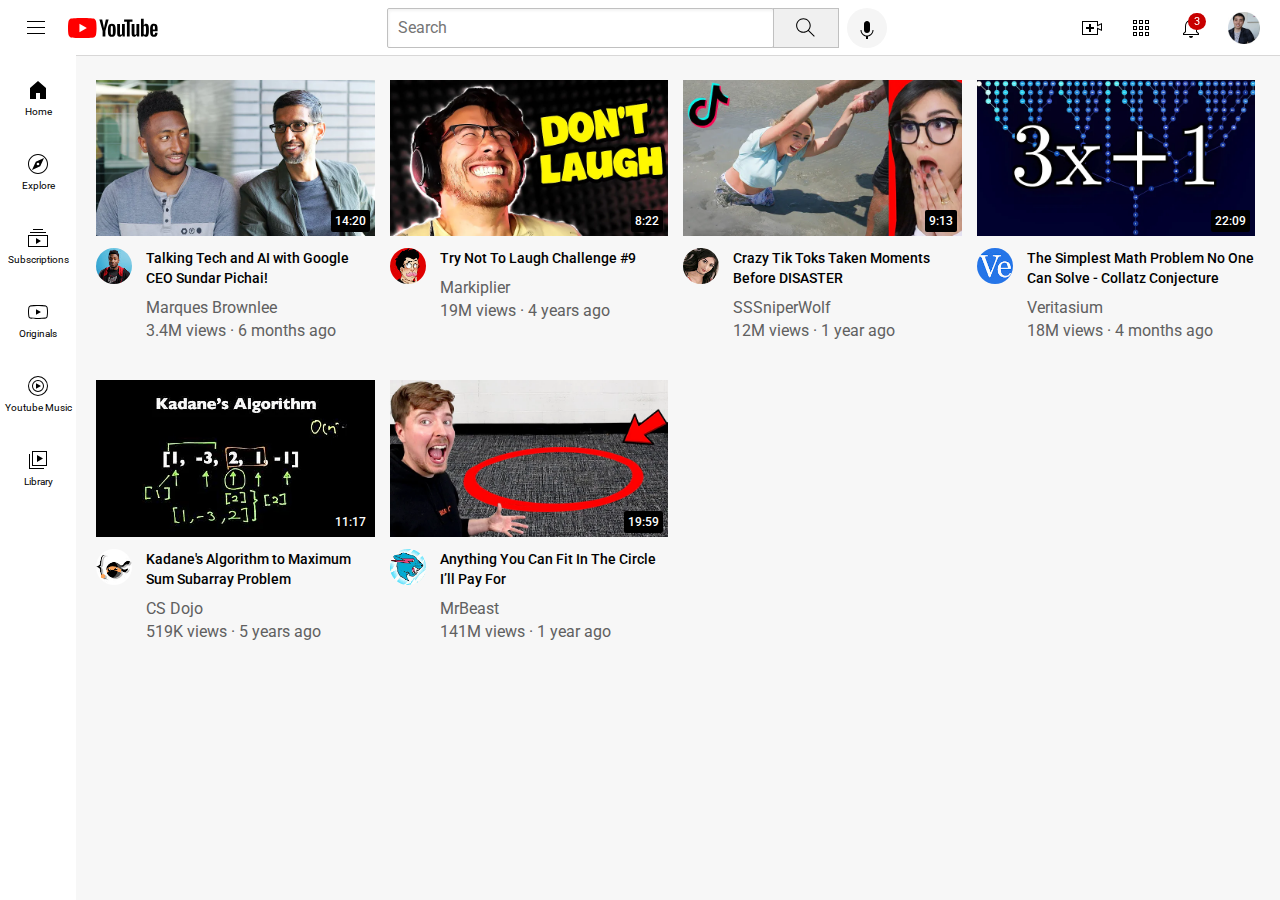
<file: index.html>
<!DOCTYPE html>
<html>
  <head>
    <title>
      youtube.com
    </title>
    <link rel="preconnect" href="https://fonts.googleapis.com">
    <link rel="preconnect" href="https://fonts.gstatic.com" crossorigin>
    <link href="https://fonts.googleapis.com/css2?family=Roboto:wght@400;500;700&display=swap" rel="stylesheet">
    <link rel="stylesheet" href="styles/general.css">
    <link rel="stylesheet" href="styles/header.css">
    <link rel="stylesheet" href="styles/video.css">
    <link rel="stylesheet" href="styles/sidebar.css">
    
  </head>
  <body>
    <header class="header"><!--this div represents header for youtube-->
      <div class="left-sec">
        <img class="hamburger-menu" src="icons/hamburger-menu.svg">
        <img class="youtube-logo" src="icons/youtube-logo.svg">
      </div>
      <div class="mid-sec">
      <input class="search-bar" type="text" placeholder="Search">
        <button class="search-button">
          <img class="search-icon" src="icons/search.svg";>
          <div class="tooltip">Search</div>
        </button>
        <!--put position absloute inside position relative-->

        <button class="voice-search-button">
          <img class="voice-search-icon" src="icons/voice-search-icon.svg";>
          <div class="tooltip">Search with your voice</div>
        </button>
    </div>
      <div class="right-sec">
        <div class="upload-icon-container">
        <img class="upload-icon" src="icons/upload.svg">
        <div class="tooltip">Create</div></div>
        <div class="youtube-app-icon-container">
        <img class="youtube-apps-icon" src="icons/youtube-apps.svg">
        <div class="tooltip">YouTube apps </div></div>
        <div class="notifications-icon-container">
          <img class="notifications-icon" src="icons/notifications.svg">
          <div class="notifications-count">3</div>
          <div class="tooltip">YouTube apps </div>
        </div>
        
        <img class="current-user-pic" src="channel-pictures/my-channel.jpeg">
      </div>
      
    </header>
    <nav class="sidebar">
      <div class="sidebar-link">
      <img src="icons/home.svg">
      <div>Home</div>
    </div>
      <div class="sidebar-link">
      <img src="icons/explore.svg">
      <div>Explore</div>
    </div>
      <div class="sidebar-link">
      <img src="icons/subscriptions.svg">
      <div>Subscriptions</div>
    </div>
      <div class="sidebar-link">
      <img src="icons/originals.svg">
      <div>Originals</div>
    </div>
      <div class="sidebar-link">
      <img src="icons/youtube-music.svg">
      <div>Youtube Music</div>
    </div>
      <div class="sidebar-link">
      <img src="icons/library.svg">
      <div>Library</div>
      </div>  
    </nav>
    
    <main>
      <section class="video-grid">
        <div class="video-preview"><!--create a different division for different vertical layput-->
         <div class="thumbnail-row">
          <a href="https://www.youtube.com/watch?v=r3z54SZsLsA">
          <img class="thumbnail" src="thumbnails/thumbnail-1.webp"><!--load image-->
        </a>
          <div class="video-time">14:20</div>
      </div>
      <div class="video-info-grid">
        <div class="channel-picture">
         <img class="profile-picture" src="channel-pictures/channel-1.jpeg">
        </div>
        <div class="video-info">
          <p class="video-title">
            Talking Tech and AI with Google CEO Sundar Pichai!
          </p>
          <p class="video-author">
            Marques Brownlee
          </p>
          <p class="video-stats">
            3.4M views &#183; 6 months ago
          </p>
        </div>  
      </div>
    </div>
      <div class="video-preview">
        <div class="thumbnail-row" >
          <a href="https://www.youtube.com/watch?v=r3z54SZsLsA">
        <img class="thumbnail" src="thumbnails/thumbnail-2.webp"><!--load image-->
        </a>
        <div class="video-time">8:22</div>
      </div >
      <div class="video-info-grid">
   
        <div class="channel-picture">
         <img class="profile-picture" src="channel-pictures/channel-2.jpeg">
        </div>
        <div class="video-info">
      <p class="video-title">
        Try Not To Laugh Challenge #9
      </p>
      <p class="video-author">
        Markiplier
      </p>
      <p class="video-stats">
        19M views &#183; 4 years ago
      </p>
      </div>
      </div>
      </div>
      <div class="video-preview">
        <div class="thumbnail-row" >
          <a href="https://www.youtube.com/watch?v=r3z54SZsLsA">
        <img class="thumbnail" src="thumbnails/thumbnail-3.webp"><!--load image-->
        </a>
        <div class="video-time">9:13</div>
      </div >
      <div class="video-info-grid">
   
        <div class="channel-picture">
         <img class="profile-picture" src="channel-pictures/channel-3.jpeg">
        </div>
        <div class="video-info">
      <p class="video-title">
        
  Crazy Tik Toks Taken Moments Before DISASTER
      </p>
      <p class="video-author">
        SSSniperWolf
      </p>
      <p class="video-stats">
        12M views &#183; 1 year ago
      </p>
      </div>
      </div>
      </div>
  
      <div class="video-preview">
        <div class="thumbnail-row" >
        <img class="thumbnail" src="thumbnails/thumbnail-4.webp"><!--load image-->
        <div class="video-time">22:09</div>
      </div >
      <div class="video-info-grid">
   
        <div class="channel-picture">
         <img class="profile-picture" src="channel-pictures/channel-4.jpeg">
        </div>
        <div class="video-info">
      <p class="video-title">
        
  The Simplest Math Problem No One Can Solve - Collatz Conjecture
      </p>
      <p class="video-author">
        Veritasium
      </p>
      <p class="video-stats">
        18M views &#183; 4 months ago
      </p>
      </div>
      </div>
      </div>
      <div class="video-preview">
        <div class="thumbnail-row" >
        <img class="thumbnail" src="thumbnails/thumbnail-5.webp"><!--load image-->
        <div class="video-time">11:17</div>
      </div >
      <div class="video-info-grid">
   
        <div class="channel-picture">
         <img class="profile-picture" src="channel-pictures/channel-5.jpeg">
        </div>
        <div class="video-info">
      <p class="video-title">
        Kadane's Algorithm to Maximum Sum Subarray Problem
      </p>
      <p class="video-author">
        CS Dojo
      </p>
      <p class="video-stats">
        519K views &#183; 5 years ago
      </p>
      </div>
      </div>
      </div>
  
  
      <div class="video-preview">
        <div class="thumbnail-row" >
        <img class="thumbnail" src="thumbnails/thumbnail-6.webp"><!--load image-->
        <div class="video-time">19:59</div>
      </div >
      <div class="video-info-grid">
   
        <div class="channel-picture">
         <img class="profile-picture" src="channel-pictures/channel-6.jpeg">
        </div>
        <div class="video-info">
      <p class="video-title">
   
  Anything You Can Fit In The Circle I’ll Pay For
      </p>
      <p class="video-author">
        MrBeast
      </p>
      <p class="video-stats">
        141M views &#183; 1 year ago
      </p>
      </div>
      </div>
    </section>
    </main>
    
   
  </body>
</html>
</file>
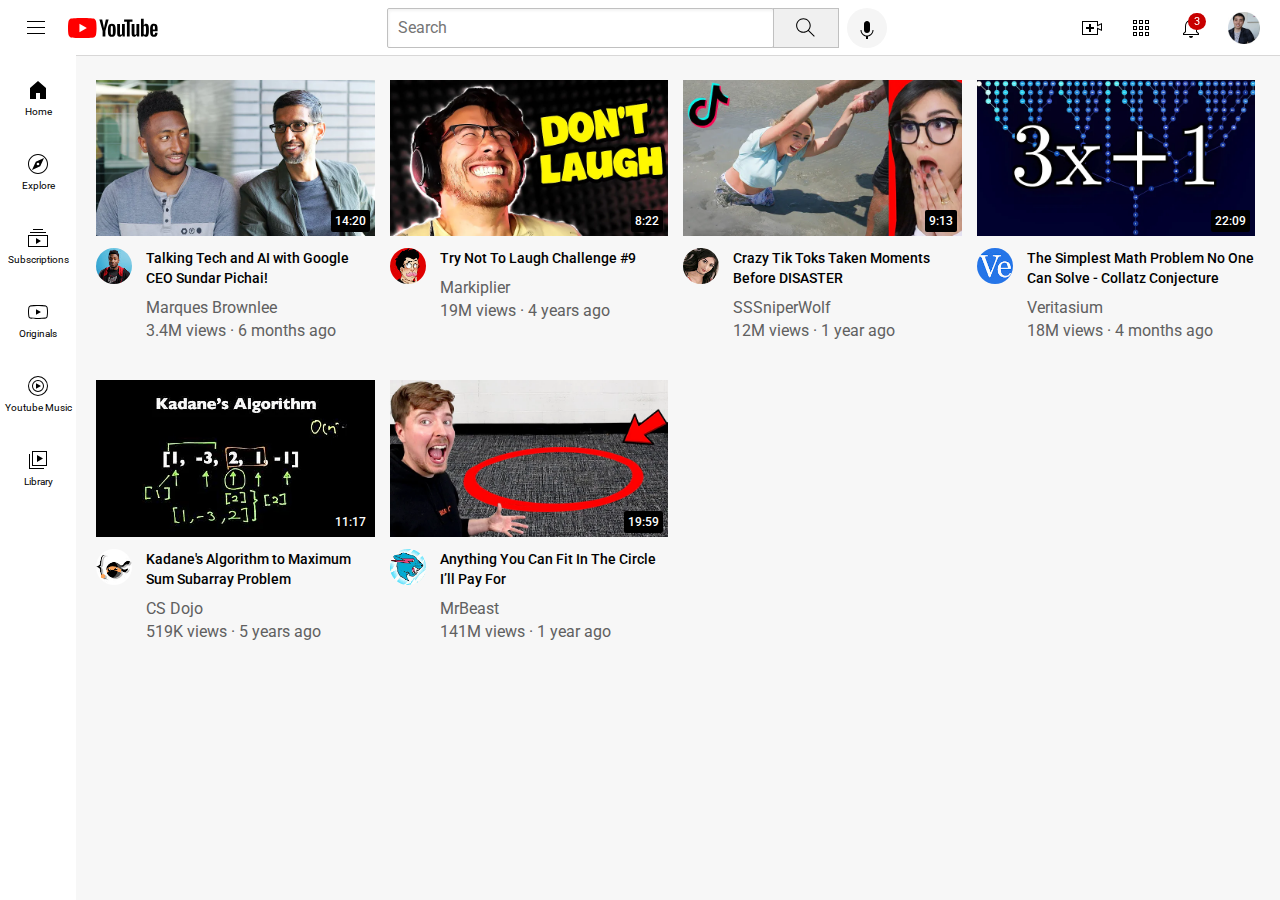
<file: youtube.html>
<!DOCTYPE html>
<html>
  <head>
    <title>
      youtube.com
    </title>
    <link rel="preconnect" href="https://fonts.googleapis.com">
    <link rel="preconnect" href="https://fonts.gstatic.com" crossorigin>
    <link href="https://fonts.googleapis.com/css2?family=Roboto:wght@400;500;700&display=swap" rel="stylesheet">
    <link rel="stylesheet" href="styles/general.css">
    <link rel="stylesheet" href="styles/header.css">
    <link rel="stylesheet" href="styles/video.css">
    <link rel="stylesheet" href="styles/sidebar.css">
    
  </head>
  <body>
    <header class="header"><!--this div represents header for youtube-->
      <div class="left-sec">
        <img class="hamburger-menu" src="icons/hamburger-menu.svg">
        <img class="youtube-logo" src="icons/youtube-logo.svg">
      </div>
      <div class="mid-sec">
      <input class="search-bar" type="text" placeholder="Search">
        <button class="search-button">
          <img class="search-icon" src="icons/search.svg";>
          <div class="tooltip">Search</div>
        </button>
        <!--put position absloute inside position relative-->

        <button class="voice-search-button">
          <img class="voice-search-icon" src="icons/voice-search-icon.svg";>
          <div class="tooltip">Search with your voice</div>
        </button>
    </div>
      <div class="right-sec">
        <div class="upload-icon-container">
        <img class="upload-icon" src="icons/upload.svg">
        <div class="tooltip">Create</div></div>
        <div class="youtube-app-icon-container">
        <img class="youtube-apps-icon" src="icons/youtube-apps.svg">
        <div class="tooltip">YouTube apps </div></div>
        <div class="notifications-icon-container">
          <img class="notifications-icon" src="icons/notifications.svg">
          <div class="notifications-count">3</div>
          <div class="tooltip">YouTube apps </div>
        </div>
        
        <img class="current-user-pic" src="channel-pictures/my-channel.jpeg">
      </div>
      
    </header>
    <nav class="sidebar">
      <div class="sidebar-link">
      <img src="icons/home.svg">
      <div>Home</div>
    </div>
      <div class="sidebar-link">
      <img src="icons/explore.svg">
      <div>Explore</div>
    </div>
      <div class="sidebar-link">
      <img src="icons/subscriptions.svg">
      <div>Subscriptions</div>
    </div>
      <div class="sidebar-link">
      <img src="icons/originals.svg">
      <div>Originals</div>
    </div>
      <div class="sidebar-link">
      <img src="icons/youtube-music.svg">
      <div>Youtube Music</div>
    </div>
      <div class="sidebar-link">
      <img src="icons/library.svg">
      <div>Library</div>
      </div>  
    </nav>
    
    <main>
      <section class="video-grid">
        <div class="video-preview"><!--create a different division for different vertical layput-->
         <div class="thumbnail-row">
          <a href="https://www.youtube.com/watch?v=r3z54SZsLsA">
          <img class="thumbnail" src="thumbnails/thumbnail-1.webp"><!--load image-->
        </a>
          <div class="video-time">14:20</div>
      </div>
      <div class="video-info-grid">
        <div class="channel-picture">
         <img class="profile-picture" src="channel-pictures/channel-1.jpeg">
        </div>
        <div class="video-info">
          <p class="video-title">
            Talking Tech and AI with Google CEO Sundar Pichai!
          </p>
          <p class="video-author">
            Marques Brownlee
          </p>
          <p class="video-stats">
            3.4M views &#183; 6 months ago
          </p>
        </div>  
      </div>
    </div>
      <div class="video-preview">
        <div class="thumbnail-row" >
          <a href="https://www.youtube.com/watch?v=r3z54SZsLsA">
        <img class="thumbnail" src="thumbnails/thumbnail-2.webp"><!--load image-->
        </a>
        <div class="video-time">8:22</div>
      </div >
      <div class="video-info-grid">
   
        <div class="channel-picture">
         <img class="profile-picture" src="channel-pictures/channel-2.jpeg">
        </div>
        <div class="video-info">
      <p class="video-title">
        Try Not To Laugh Challenge #9
      </p>
      <p class="video-author">
        Markiplier
      </p>
      <p class="video-stats">
        19M views &#183; 4 years ago
      </p>
      </div>
      </div>
      </div>
      <div class="video-preview">
        <div class="thumbnail-row" >
          <a href="https://www.youtube.com/watch?v=r3z54SZsLsA">
        <img class="thumbnail" src="thumbnails/thumbnail-3.webp"><!--load image-->
        </a>
        <div class="video-time">9:13</div>
      </div >
      <div class="video-info-grid">
   
        <div class="channel-picture">
         <img class="profile-picture" src="channel-pictures/channel-3.jpeg">
        </div>
        <div class="video-info">
      <p class="video-title">
        
  Crazy Tik Toks Taken Moments Before DISASTER
      </p>
      <p class="video-author">
        SSSniperWolf
      </p>
      <p class="video-stats">
        12M views &#183; 1 year ago
      </p>
      </div>
      </div>
      </div>
  
      <div class="video-preview">
        <div class="thumbnail-row" >
        <img class="thumbnail" src="thumbnails/thumbnail-4.webp"><!--load image-->
        <div class="video-time">22:09</div>
      </div >
      <div class="video-info-grid">
   
        <div class="channel-picture">
         <img class="profile-picture" src="channel-pictures/channel-4.jpeg">
        </div>
        <div class="video-info">
      <p class="video-title">
        
  The Simplest Math Problem No One Can Solve - Collatz Conjecture
      </p>
      <p class="video-author">
        Veritasium
      </p>
      <p class="video-stats">
        18M views &#183; 4 months ago
      </p>
      </div>
      </div>
      </div>
      <div class="video-preview">
        <div class="thumbnail-row" >
        <img class="thumbnail" src="thumbnails/thumbnail-5.webp"><!--load image-->
        <div class="video-time">11:17</div>
      </div >
      <div class="video-info-grid">
   
        <div class="channel-picture">
         <img class="profile-picture" src="channel-pictures/channel-5.jpeg">
        </div>
        <div class="video-info">
      <p class="video-title">
        Kadane's Algorithm to Maximum Sum Subarray Problem
      </p>
      <p class="video-author">
        CS Dojo
      </p>
      <p class="video-stats">
        519K views &#183; 5 years ago
      </p>
      </div>
      </div>
      </div>
  
  
      <div class="video-preview">
        <div class="thumbnail-row" >
        <img class="thumbnail" src="thumbnails/thumbnail-6.webp"><!--load image-->
        <div class="video-time">19:59</div>
      </div >
      <div class="video-info-grid">
   
        <div class="channel-picture">
         <img class="profile-picture" src="channel-pictures/channel-6.jpeg">
        </div>
        <div class="video-info">
      <p class="video-title">
   
  Anything You Can Fit In The Circle I’ll Pay For
      </p>
      <p class="video-author">
        MrBeast
      </p>
      <p class="video-stats">
        141M views &#183; 1 year ago
      </p>
      </div>
      </div>
    </section>
    </main>
    
   
  </body>
</html>
</file>
<file: styles/general.css>
p{
  
  margin-top:0;
  margin-bottom: 0;
}
body{
  margin:0;
  padding-top:80px;
  padding-left:96px;
  padding-right: 25px;
  background-color: rgb(247, 247, 247);
  font-family:Roboto, Arial;/*Arial is backup font*/
  
}
</file>
<file: styles/header.css>
.header{
  height:55px;
  display: flex;
  flex-direction: row;
  justify-content: space-between;
  position:fixed;
  top:0px;
  left:0px;
  right:0px;
  background-color: white;
  border-bottom-width: 1px;
  border-bottom-style: solid;
  border-bottom-color: rgb(216, 215, 215);
  z-index:100;
}

.left-sec{
  align-items:center;
  display:flex;
}
.hamburger-menu{
  height: 24px;
  margin-left: 24px;
  margin-right: 20px;
}
.youtube-logo{
  height:20px;
}

.mid-sec{

  flex:1;
  margin-left:70px;
  margin-right: 35px;
  display:flex;
  align-items: center;
 
  max-width:500px;/*when middle sec>300 then stop stretching*/
}
.search-bar{
  flex:1;
  height:36px;
  padding-left:10px;
  font-size:16px;
  border-color:rgb(192,192,192);
  border-width:1px;
  border-style:solid;
  border-radius: 2px;
  box-shadow:inset 1px 2px 3px rgba(0,0,0,0.05);/*inset for shadow inside the box*/
  width:0;/*allows search bar to shrink as much as possible*/
}
.search-bar::placeholder{
  /*target the placeholder of search bar*/
  font-family:Roboto,Arial;
  font-size:16px;

}
.search-button{
  height:40px;
  width:66px;
  background-color: rgb(240, 240, 240);
  border-style: solid;
  border-width:1px;
  border-color:  rgb(192, 192, 192);
  margin-left:-1px;/*instead of space at left it gets sucked to left*/
  margin-right:8px;
  position: relative;
}
.search-button, 
.voice-search-button,
.upload-icon-container,
.youtube-app-icon-container,
.notifications-icon-container{
  display: flex;
  justify-content: center;
  align-items:center;
  position: relative;
}
.search-button .tooltip,
.voice-search-button .tooltip,
.upload-icon-container .tooltip,
.youtube-app-icon-container .tooltip,
.notifications-icon-container .tooltip{
  font-family: Roboto;
  position:absolute;
  background-color: gray;
  color:white;
  padding-top:4px;
  padding-bottom:4px;
  padding-left: 8px;
  padding-right: 8px;
  border-radius: 2px;
  font-size:12px;
  bottom:-30px;
  opacity:0;
  pointer-events:none;
  white-space:nowrap;
}
.search-button:hover .tooltip,
.voice-search-button:hover .tooltip,
.upload-icon-container:hover .tooltip,
.youtube-app-icon-container:hover .tooltip,
.notifications-icon-container:hover .tooltip{
  opacity:1;
}
.search-icon{
  height: 25px;
  
}
.voice-search-button{
  height: 40px;
  width:40px;
  border-radius: 20px;
  border:none;
  background-color: rgb(245,245,245);
}

.voice-search-icon{
  height:24px;
  margin-top:4px;

  }


.right-sec{
  margin-right:20px;
  flex-shrink: 0;/*prevents the rightside icons from shrinking when page is resized*/
  width: 180px;
  display:flex;
  align-items:center;
  justify-content:space-between;
}
.upload-icon{
  height:24px;
}
.youtube-apps-icon{
  height:24px;
}
.notifications-icon{
  height:24px;
}
.notifications-icon-container{
  position: relative;
}
.notifications-count{
  position:absolute;
  top:-3px;
  right:-3px;
  background-color: rgb(200, 0, 0);
 
  font-size:11px;
  color:white;
  padding-left:6px;
  padding-right:6px;
  padding-top:2px;
  padding-bottom:2px;
  border-radius: 10px;
}
.current-user-pic{
  height:32px;
}
</file>
<file: styles/video.css>
.thumbnail{
  width:100%;/*when width is changed height is also maintained*/ 
  /*display:block;/*convert inline block element INPUT and thumbnail image to block element */
  
} 

/*
.video-author,/*2 sets of css styles that are same are targeted using
.video-stats{/* block element converted to inline block element using display property
  display:block;
}*/
.video-title{
  margin-top:0;
  font-size:14px;
  font-weight: 500;/*corresponds to medium*/
  line-height:20px;
  margin-bottom:10px;
}

.video-info-grid{
  display:grid;
  grid-template-columns:50px 1fr;
}
.profile-picture{
  width:36px;
  border-radius: 50px;
}
.thumbnail-row{
  margin-bottom:8px;
  position:relative;
}
.video-stats,
.video-author{
  font-size:12 px;
  color:rgb(96, 96, 96);
}

.video-author{
  margin-bottom:4px;
}
.video-grid{
  display:grid;
  grid-template-columns:1fr 1fr 1fr;
  column-gap:15px;
  row-gap:40px;

  
}
@media(max-width:750px){
  /*making the design responsive*/
  .video-grid{
    grid-template-columns: 1fr 1fr;/*when minimizing if size 750 bhanda less bhayo bhane only 2 thumbnails in the row*/

  }

}
@media(min-width:1000px){
  .video-grid{
    grid-template-columns: 1fr 1fr 1fr 1fr;/*when size hits 1000 pixel each column has 4 thumbnails*/
  }
}
.video-time{
  
  font-size: 12px;
  font-weight: 500;
  background-color: black;
  color:white;
  position:absolute;
  bottom:8px;
  right:5px;
  border-radius: 2px;;
  padding:4px;/*padding in all directions*/
}
</file>
<file: styles/sidebar.css>
.sidebar{
  position: fixed;
  left:0;
  bottom:0;
  top:55px;
  background-color: white;
  width:76px;
  z-index:200;
  padding-top:5px;
}
.sidebar-link{
  display:flex;
  justify-content:center;
  align-items:center;
  height:74px;
  flex-direction: column;
 

}
.sidebar-link:hover{
  background-color: rgb(231, 231, 231);
  cursor:pointer;

}
.sidebar-link img{/*targets img inside sidebar-link*/
  height:24px;
  margin-bottom:4px;
}
.sidebar-link div{/*targets div inside sidebar-link*/
  
  font-size:10px;



}
</file>
